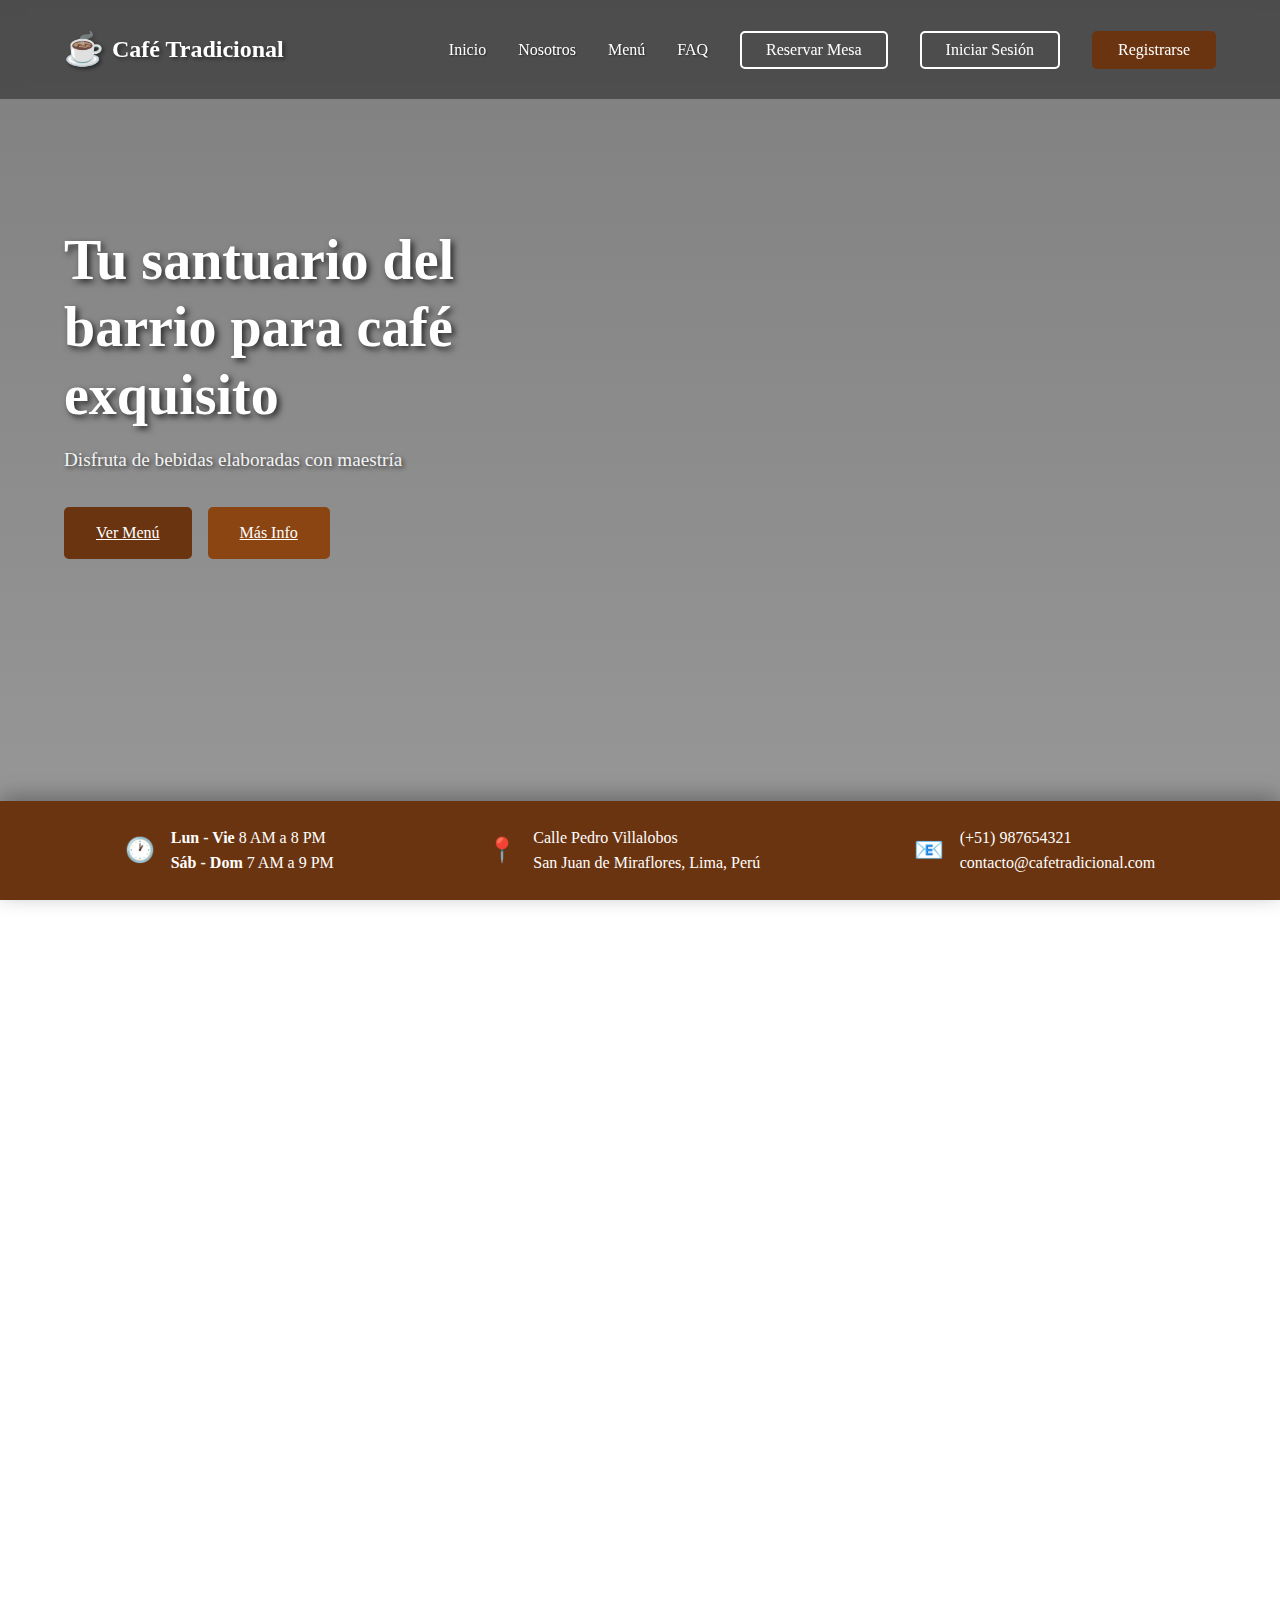
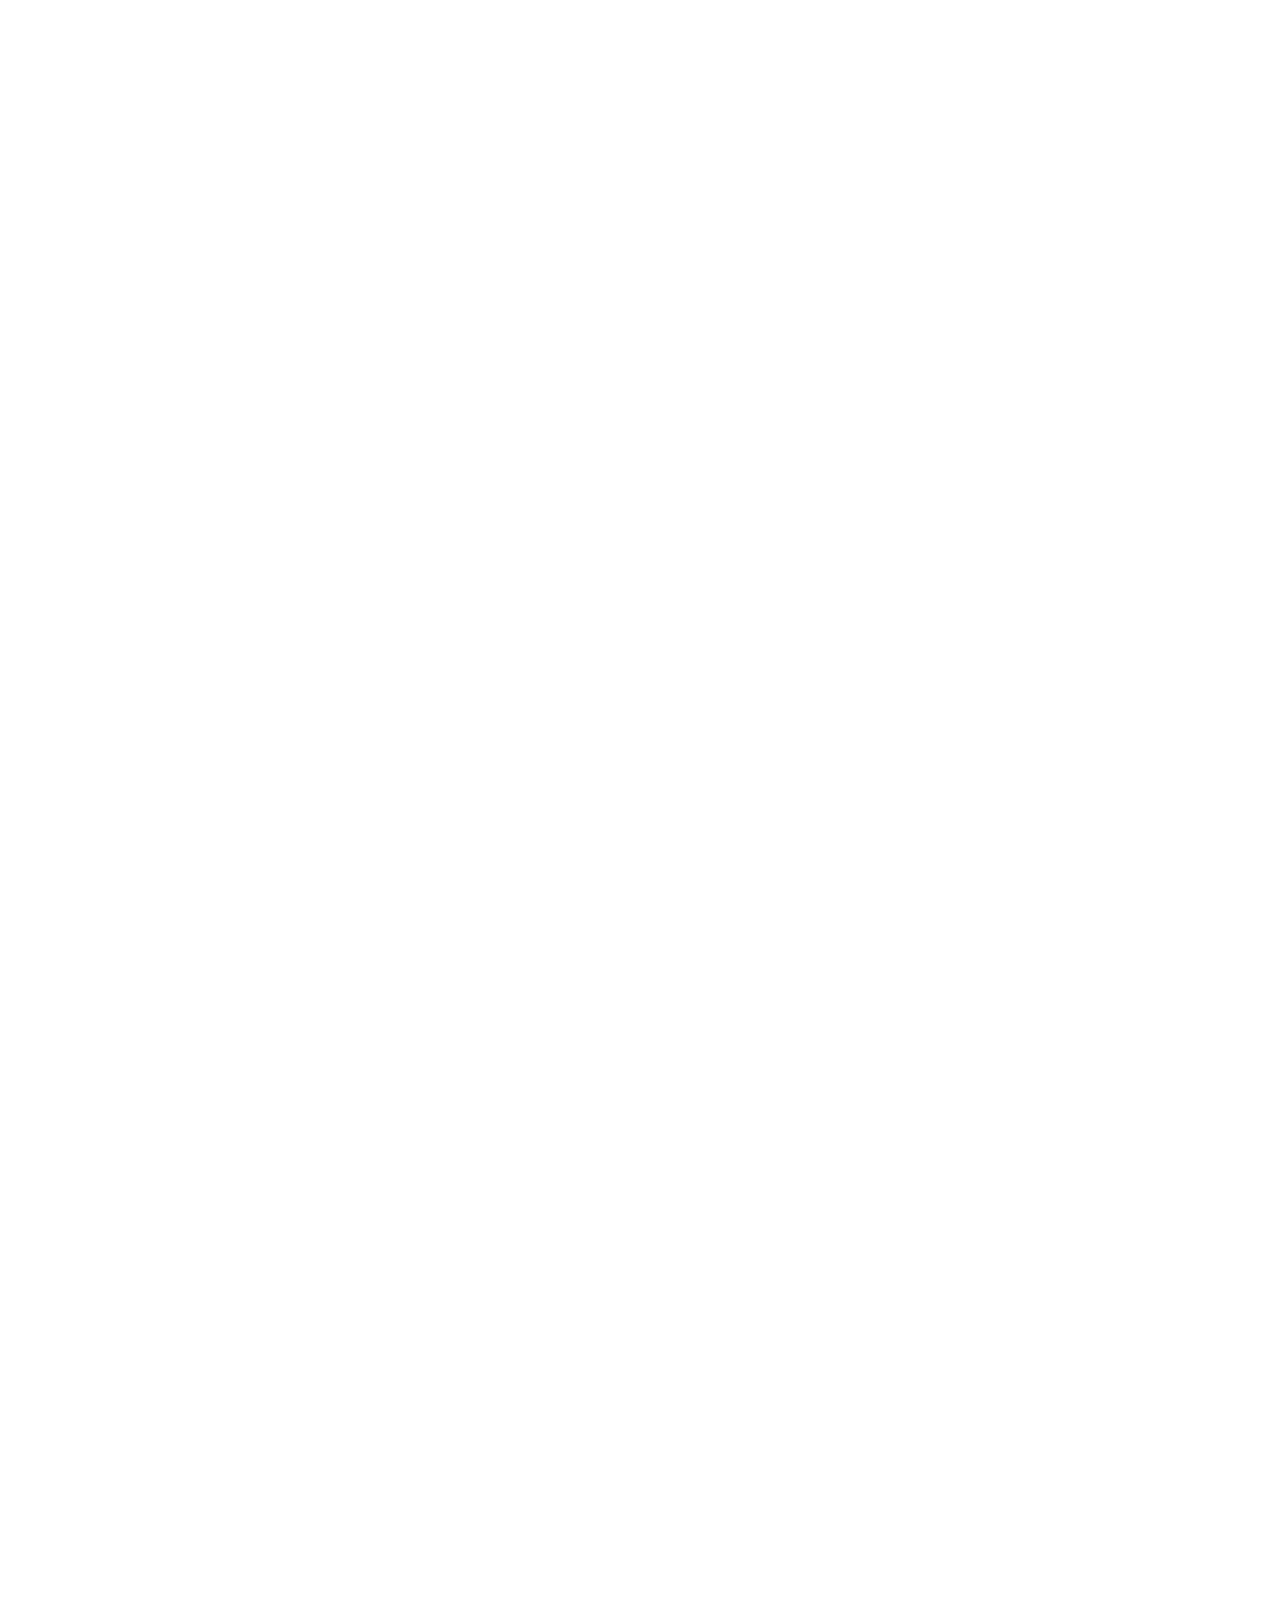
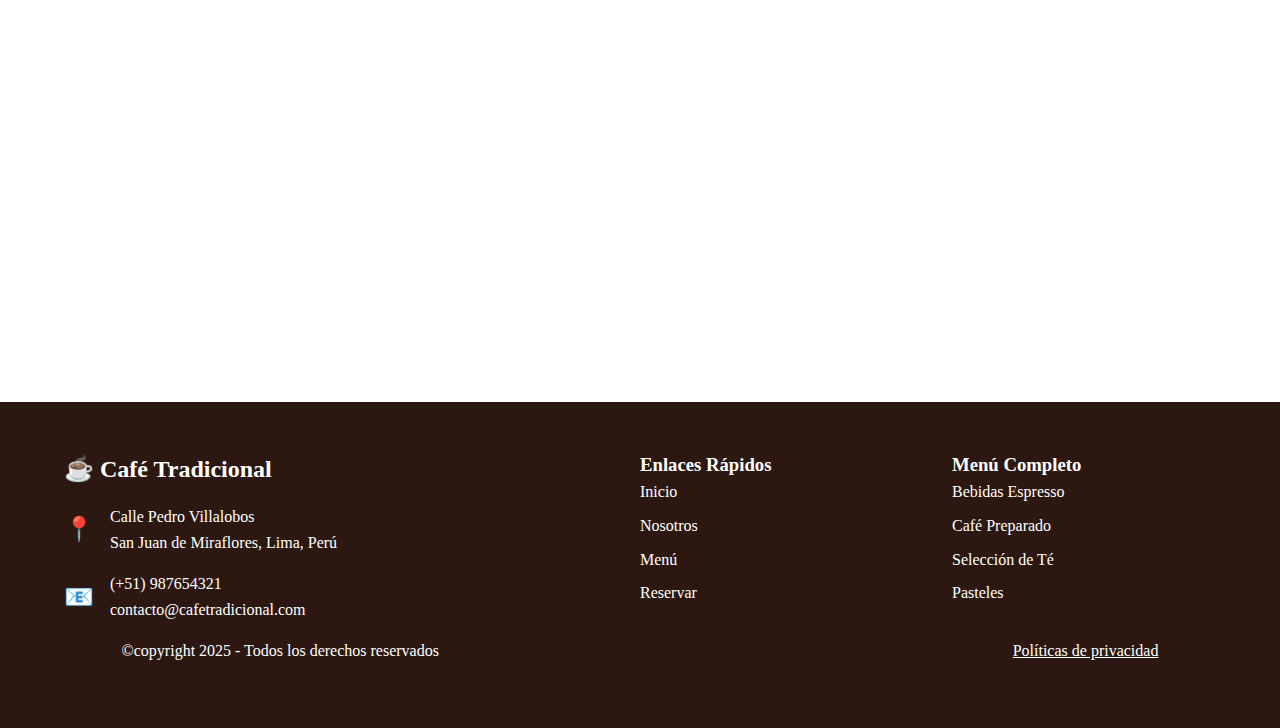
<file: index.html>
<!DOCTYPE html>
<html lang="es">
<head>
    <meta charset="UTF-8">
    <meta name="viewport" content="width=device-width, initial-scale=1.0">
    <title>Café Tradicional - Tu santuario del café</title>
    <link rel="stylesheet" href="./styles/styles.css">
</head>
<body>
<header>
    <nav>
        <div class="logo">Café Tradicional</div>
        <ul class="nav-links">
            <li><a href="#home">Inicio</a></li>
            <li><a href="#about">Nosotros</a></li>
            <li><a href="#menu">Menú</a></li>
            <li><a href="#faq">FAQ</a></li>
            <li><a href="#booking"><button class="book-btn">Reservar Mesa</button></a></li>
            <li><a href="login.html"><button class="login-btn">Iniciar Sesión</button></a></li>
            <li><a href="registro.html"><button class="register-btn">Registrarse</button></a></li>
        </ul>

        <button class="menu-toggle" id="menuToggle">
            <span></span>
            <span></span>
            <span></span>
        </button>
    </nav>

    <div class="mobile-menu" id="mobileMenu">
        <ul class="mobile-nav-links">
            <li><a href="#home" class="mobile-link">Inicio</a></li>
            <li><a href="#about" class="mobile-link">Nosotros</a></li>
            <li><a href="#menu" class="mobile-link">Menú</a></li>
            <li><a href="#faq" class="mobile-link">FAQ</a></li>
            <li><a href="#booking" class="mobile-link">Reservar Mesa</a></li>
            <li><a href="login.html" class="mobile-link">Iniciar Sesión</a></li>
            <li><a href="registro.html" class="mobile-link">Registrarse</a></li>
        </ul>
    </div>

    <div class="hero" id="home">
        <h1>Tu santuario del barrio para café exquisito</h1>
        <p>Disfruta de bebidas elaboradas con maestría</p>
        <div class="hero-buttons">
            <a href="#menu" class="btn btn-primary">Ver Menú</a>
            <a href="#about" class="btn btn-secondary">Más Info</a>
        </div>
    </div>

    <div class="info-bar">
        <div class="info-item">
            <span class="info-icon">🕐</span>
            <div>
                <strong>Lun - Vie</strong> 8 AM a 8 PM<br>
                <strong>Sáb - Dom</strong> 7 AM a 9 PM
            </div>
        </div>
        <div class="info-item">
            <span class="info-icon">📍</span>
            <div>
                Calle Pedro Villalobos<br>
                San Juan de Miraflores, Lima, Perú
            </div>
        </div>
        <div class="info-item">
            <span class="info-icon">📧</span>
            <div>
                (+51) 987654321<br>
                contacto@cafetradicional.com
            </div>
        </div>
    </div>
</header>

<section class="features" id="about">
    <div class="features-content">
        <div class="features-images">
            <img src="./assets/images/tazas-de-cafe.jpg" alt="Tres tazas de café" class="feature-img">
            <img src="./assets/images/tazas-de-cafe-2.jpg" alt="Tres tazas de café" class="feature-img feature-img-2">
        </div>
        <div class="features-text">
            <h2>Disfruta de bebidas elaboradas con maestría hechas con los mejores granos de café.</h2>
            <p>Encuentra delicias exquisitas y un ambiente cálido y acogedor.</p>
            <ul class="features-list">
                <li>Calidad Premium</li>
                <li>Enfocado en la Comunidad</li>
                <li>Ambiente Acogedor</li>
                <li>Prácticas Ecológicas</li>
            </ul>
        </div>
    </div>
</section>

<section class="flavors">
    <div class="flavors-content">
        <div>
            <h2>Disfruta de los sabores ricos y robustos</h2>
            <p>Café tostado localmente, apoyando tanto a tu paladar como a la comunidad local.</p>
            <button class="btn btn-primary">Conoce Más</button>
        </div>
        <div class="flavor-image-container">
            <iframe
              width="100%"
              height="100%"
              src="https://www.youtube.com/embed/FR3tqD-Guuo?autoplay=1&mute=1&loop=1&playlist=FR3tqD-Guuo&controls=0&modestbranding=1"
              title="Taza de Café"
              frameborder="0"
              allow="accelerometer; autoplay; clipboard-write; encrypted-media; gyroscope; picture-in-picture; web-share"
              referrerpolicy="strict-origin-when-cross-origin"
              allowfullscreen>
            </iframe>
        </div>
    </div>
</section>

<section class="menu" id="menu">
    <h2>Explora Nuestro Menú</h2>
    <div class="menu-grid">
        <div class="menu-item">
            <img src="./assets/images/taza-y-semillas-de-cafe.jpg" alt="Café espresso">
            <div class="menu-item-title">Espresso</div>
        </div>
        <div class="menu-item">
            <img src="./assets/images/taza-de-cafe-blanco.jpg" alt="Taza de cafe blanco">
            <div class="menu-item-title">Café Preparado</div>
        </div>
        <div class="menu-item">
            <img src="./assets/images/taza-de-cafe-y-tetera.jpg" alt="Taza de cafe y tetera">
            <div class="menu-item-title">Selección de Té</div>
        </div>
        <div class="menu-item">
            <img src="./assets/images/tazas-con-fresa.jpg" alt="Tazas con fresa">
            <div class="menu-item-title">Pasteles & Postres</div>
        </div>
    </div>
    <button class="btn btn-secondary">Ver Menú Completo</button>
</section>

<section class="sourcing">
    <h2>Obtenemos nuestra leche y productos lácteos de granjas familiares cercanas.</h2>
    <button class="btn btn-primary" style="margin-top: 1rem;">Conoce Más</button>
</section>

<section class="booking" id="booking">
    <h2>Reserva Tu Mesa</h2>
    <form class="booking-form" id="bookingForm">
        <div class="form-group full-width">
            <input type="text" id="name" name="name" placeholder="Nombre completo" required>
            <div class="error-message" id="nameError">Por favor ingresa tu nombre</div>
        </div>
        <div class="form-group full-width">
            <input type="email" id="email" name="email" placeholder="Correo electrónico" required>
            <div class="error-message" id="emailError">Por favor ingresa un email válido</div>
        </div>
        <div class="form-group">
            <input type="date" id="date" name="date" placeholder="Fecha" required>
            <div class="error-message" id="dateError">Por favor selecciona una fecha</div>
        </div>
        <div class="form-group">
            <input type="time" id="time" name="time" placeholder="Hora" required>
            <div class="error-message" id="timeError">Por favor selecciona una hora</div>
        </div>
        <div class="form-group full-width">
            <select id="people" name="people" required>
                <option value="">Número de personas</option>
                <option value="1">1 persona</option>
                <option value="2">2 personas</option>
                <option value="3">3 personas</option>
                <option value="4">4 personas</option>
                <option value="5">5 personas</option>
                <option value="6+">6+ personas</option>
            </select>
            <div class="error-message" id="peopleError">Por favor selecciona el número de personas</div>
        </div>
        <button type="submit" class="btn">Reservar Ahora</button>
    </form>
    <div class="success-message" id="successMessage">
        ¡Reserva enviada exitosamente! Te contactaremos pronto para confirmar.
    </div>
</section>

<footer id="faq">
    <div class="footer-content">
        <div>
            <div class="footer-logo">☕ Café Tradicional</div>
            <div class="info-item">
                <span class="info-icon">📍</span>
                <div>
                    Calle Pedro Villalobos<br>
                    San Juan de Miraflores, Lima, Perú
                </div>
            </div>
            <div class="info-item" style="margin-top: 1rem;">
                <span class="info-icon">📧</span>
                <div>
                    (+51) 987654321<br>
                    contacto@cafetradicional.com
                </div>
            </div>
        </div>
        <div>
            <h3>Enlaces Rápidos</h3>
            <ul class="footer-links">
                <li><a href="#home">Inicio</a></li>
                <li><a href="#about">Nosotros</a></li>
                <li><a href="#menu">Menú</a></li>
                <li><a href="#booking">Reservar</a></li>
            </ul>
        </div>
        <div>
            <h3>Menú Completo</h3>
            <ul class="footer-links">
                <li><a href="#">Bebidas Espresso</a></li>
                <li><a href="#">Café Preparado</a></li>
                <li><a href="#">Selección de Té</a></li>
                <li><a href="#">Pasteles</a></li>
            </ul>
        </div>
    </div>
    <div class="footer-bottom">
        <p>&copy;copyright 2025 - Todos los derechos reservados</p>
        <a href="https://learn-us-east-1-prod-fleet02-xythos.content.blackboardcdn.com/5f0d0e6d23ee0/42539618?X-Blackboard-S3-Bucket=learn-us-east-1-prod-fleet01-xythos&X-Blackboard-Expiration=1763586000000&X-Blackboard-Signature=RCaxWkdjj%2BqWvaCMHzFh3mY3%2B28MhTs%2BKHONbzf0cxA%3D&X-Blackboard-Client-Id=301940&X-Blackboard-S3-Region=us-east-1&response-cache-control=private%2C%20max-age%3D21600&response-content-disposition=inline%3B%20filename%2A%3DUTF-8%27%27SI385_S13_MAD_visualizaci%25C3%25B3n%2520de%2520datos.pdf&response-content-type=application%2Fpdf&X-Amz-Security-Token=IQoJb3JpZ2luX2VjEBgaCXVzLWVhc3QtMSJIMEYCIQDuN9%2BuOLULBm8ZFFYnBy68zi%2FCP2ViceGwSYnVafuYqQIhANr%2BpF%2Br7NF5XH5J1lqEw8y1RLrULuNAIsuaiiLXw8MbKr0FCOH%2F%2F%2F%2F%2F%2F%2F%2F%2F%2FwEQBBoMNjM1NTY3OTI0MTgzIgxeXhJFK8UoG4QCvIQqkQV4JuKVGMhA9uFQOioM9%2FpGD%2BxgOY8lwznuGidLj25K1tfgk6SCiK0W03yaboEAjIBara%2BxKF5%2F5Y8CRs6RyEIZIQnuBCnTmrLtCIezizFg3uwBt8m7Dl3bZH%2FHLefXZ3PMvWNlByh0czuNmkS6c3SV683YdMqncV5UFbXM%2Bpg6gqXghmmUIJG7jqM38ORT5i46bu1y6L%2BEJi2yGQ9T2ihE9DXmpI2n3rkQND%2B30XxeMwE%2BL3tDWHLIMWQYZY%2Fi66%2BjWQeoaTyn%2BM0xP6S8kPUu%2BW2IlkaRnZV4d9UbnPdWnXLklOnXQkXhLljhU0LIVOf0wIYRVL%2BGNIaf7U98kzFqeKuDkRYW%2FPM0LcNapWMgjwLPOk%2BMOP1twBAHvLDCw0gQxt1Yon7UV%2FdCPPWBuGFrK%2BPIMS%2Fz0ViTBVOOX%2B%2F7nCsCh8ZbzgzWGc%2BITAKAUvf8FfoMCrZ5BGsbWxs2NRHRU4%2FV70doMGGf1zw0FXG2m7GyKLHNKTTyaFcC9bom3SwQMT3KWKCShSkcu7b3cGzJr%2BRtBVQhH79BU3TClLO25hkf8KUR%2BYcosYLljLjlyvk80%2FkzPNy70MKjM3GkjTAX3VV%2B0zFt8DmLUdNHF%2BUNjo3sNdhS3%2FidlJFS2pQdQDJay8CjdSmymaly%2BQ2okakzwyxRiganiB3TtGByqYOgFRaeV9oYE9H5XQD6ANRS6183SeqPhjXKThHjox8eqFMWb92gnT1j0kOthTbCIRw%2BbdR%2Bnb1jdmMFHiJGpuJv%2BNawdHqwL%2FQXnljxN9WC%2B5ptmB%2FnFQOAfLq%2BdIbX1tPlYgTKkuk8wqM45ZiRPuG4UxZyiFTWvvcHFN2b7xfmxQXea%2FM5GRp4OmKsDfPpIUjol9kwnM33yAY6sAGTynXf%2F0kAByVuhIjLcCVtjO%2FfvidMx%2BbGFqRIZFNYG%2FKORBCBDm%2F3pgEfR1YFkue9%2BWssiqgZ%2BiT6BFKv64GhEZEdUmDqBMpktzmFT8dtnjwJymnM0Sy%2BnY0eoyMXhjR3%2FCG69fGvgRMU7J%2BIQm%2F8Hm1o8Ainz%2BMsvkVQpSVt4cfXAZr4cJ6od1h4vLLoHNytBdRNCgKXKCTLyj7F8q3dAYTHlJ9wOgttTkyRjKBmzg%3D%3D&X-Amz-Algorithm=AWS4-HMAC-SHA256&X-Amz-Date=20251119T150000Z&X-Amz-SignedHeaders=host&X-Amz-Expires=21600&X-Amz-Credential=ASIAZH6WM4PLYJJ2GSL7%2F20251119%2Fus-east-1%2Fs3%2Faws4_request&X-Amz-Signature=34f589ae2250e282bafa56c0a21c7b4720310c5b66beb110d3c04d93eb4851a7" style="color:white" target="_blank">Políticas de privacidad</a>
    </div>
</footer>

<script src="./scripts/index.js"></script>
</body>
</html>
</file>
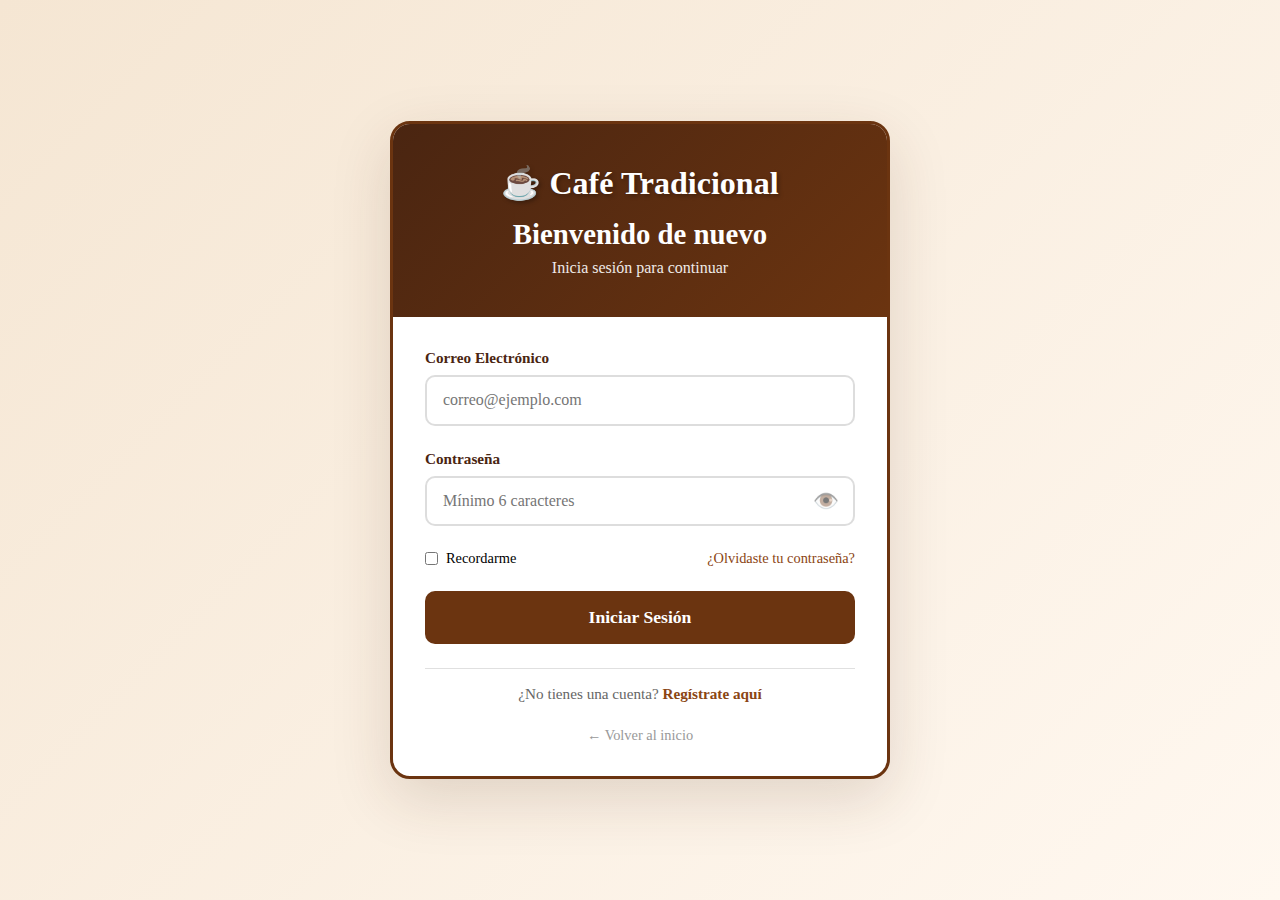
<file: login.html>
<!DOCTYPE html>
<html lang="es">
<head>
    <meta charset="UTF-8">
    <meta name="viewport" content="width=device-width, initial-scale=1.0">
    <title>Iniciar Sesión - Café Tradicional</title>
    <link rel="stylesheet" href="./styles/auth.css">
</head>
<body>
<div class="auth-container">
    <div class="auth-card">
        <div class="auth-header">
            <div class="logo-auth">☕ Café Tradicional</div>
            <h2>Bienvenido de nuevo</h2>
            <p>Inicia sesión para continuar</p>
        </div>

        <form class="auth-form" id="loginForm">
            <div class="form-group">
                <label for="email">Correo Electrónico</label>
                <input
                        type="email"
                        id="email"
                        name="email"
                        placeholder="correo@ejemplo.com"
                        required
                >
                <div class="error-message" id="emailError">Por favor ingresa un correo válido</div>
            </div>

            <div class="form-group">
                <label for="password">Contraseña</label>
                <div class="password-container">
                    <input
                            type="password"
                            id="password"
                            name="password"
                            placeholder="Mínimo 6 caracteres"
                            required
                    >
                    <button type="button" class="toggle-password" id="togglePassword">
                        <span class="eye-icon">👁️</span>
                    </button>
                </div>
                <div class="error-message" id="passwordError">La contraseña debe tener al menos 6 caracteres</div>
            </div>

            <div class="form-options">
                <label class="checkbox-container">
                    <input type="checkbox" id="remember" name="remember">
                    <span>Recordarme</span>
                </label>
                <a href="#" class="forgot-password">¿Olvidaste tu contraseña?</a>
            </div>

            <button type="submit" class="btn-submit">Iniciar Sesión</button>

            <div class="auth-footer">
                <p>¿No tienes una cuenta? <a href="registro.html">Regístrate aquí</a></p>
                <a href="index.html" class="back-home">← Volver al inicio</a>
            </div>
        </form>
    </div>
</div>

<script src="./scripts/login.js"></script>
</body>
</html>
</file>
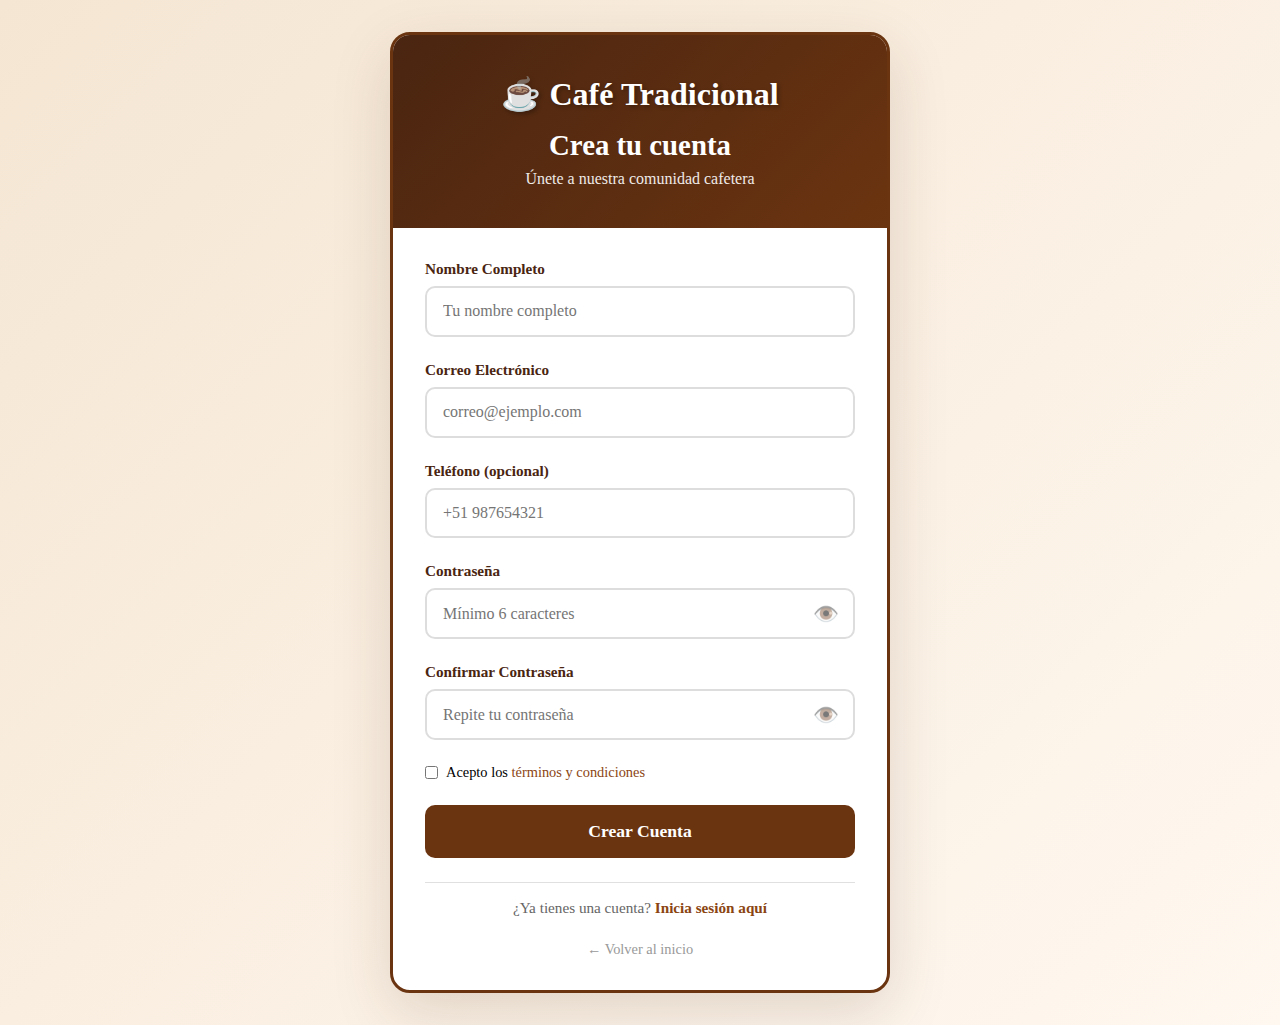
<file: registro.html>
<!DOCTYPE html>
<html lang="es">
<head>
    <meta charset="UTF-8">
    <meta name="viewport" content="width=device-width, initial-scale=1.0">
    <title>Registrarse - Café Tradicional</title>
    <link rel="stylesheet" href="./styles/auth.css">
</head>
<body>
<div class="auth-container">
    <div class="auth-card">
        <div class="auth-header">
            <div class="logo-auth">☕ Café Tradicional</div>
            <h2>Crea tu cuenta</h2>
            <p>Únete a nuestra comunidad cafetera</p>
        </div>

        <form class="auth-form" id="registerForm">
            <div class="form-group">
                <label for="name">Nombre Completo</label>
                <input
                        type="text"
                        id="name"
                        name="name"
                        placeholder="Tu nombre completo"
                        required
                >
                <div class="error-message" id="nameError">El nombre debe tener al menos 3 caracteres</div>
            </div>

            <div class="form-group">
                <label for="email">Correo Electrónico</label>
                <input
                        type="email"
                        id="email"
                        name="email"
                        placeholder="correo@ejemplo.com"
                        required
                >
                <div class="error-message" id="emailError">Por favor ingresa un correo válido</div>
            </div>

            <div class="form-group">
                <label for="phone">Teléfono (opcional)</label>
                <input
                        type="tel"
                        id="phone"
                        name="phone"
                        placeholder="+51 987654321"
                >
            </div>

            <div class="form-group">
                <label for="password">Contraseña</label>
                <div class="password-container">
                    <input
                            type="password"
                            id="password"
                            name="password"
                            placeholder="Mínimo 6 caracteres"
                            required
                    >
                    <button type="button" class="toggle-password" id="togglePassword">
                        <span class="eye-icon">👁️</span>
                    </button>
                </div>
                <div class="password-strength" id="passwordStrength">
                    <div class="strength-bar"></div>
                </div>
                <div class="error-message" id="passwordError">La contraseña debe tener al menos 6 caracteres</div>
            </div>

            <div class="form-group">
                <label for="confirmPassword">Confirmar Contraseña</label>
                <div class="password-container">
                    <input
                            type="password"
                            id="confirmPassword"
                            name="confirmPassword"
                            placeholder="Repite tu contraseña"
                            required
                    >
                    <button type="button" class="toggle-password" id="toggleConfirmPassword">
                        <span class="eye-icon">👁️</span>
                    </button>
                </div>
                <div class="error-message" id="confirmPasswordError">Las contraseñas no coinciden</div>
            </div>

            <div class="form-options">
                <label class="checkbox-container">
                    <input type="checkbox" id="terms" name="terms" required>
                    <span>Acepto los <a href="#">términos y condiciones</a></span>
                </label>
                <div class="error-message" id="termsError">Debes aceptar los términos y condiciones</div>
            </div>

            <button type="submit" class="btn-submit">Crear Cuenta</button>

            <div class="auth-footer">
                <p>¿Ya tienes una cuenta? <a href="login.html">Inicia sesión aquí</a></p>
                <a href="index.html" class="back-home">← Volver al inicio</a>
            </div>
        </form>
    </div>
</div>

<script src="./scripts/registro.js"></script>
</body>
</html>
</file>
<file: styles/styles.css>
* {
    margin: 0;
    padding: 0;
    box-sizing: border-box;
}

:root {
    --primary-brown: #4A2511;
    --secondary-brown: #6B3410;
    --accent-brown: #8B4513;
    --cream: #F5E6D3;
    --light-cream: #FFF8F0;
    --dark-brown: #2C1810;
}

html {
    scroll-behavior: smooth;
}

body {
    font-family: 'Georgia', serif;
    color: var(--primary-brown);
    line-height: 1.6;
}

header {
    background: linear-gradient(rgba(0,0,0,0.5), rgba(0,0,0,0.4)),
    url('https://images.unsplash.com/photo-1447933601403-0c6688de566e?w=1600&fit=crop');
    background-size: cover;
    background-position: center;
    background-attachment: fixed;
    color: white;
    min-height: 100vh;
    position: relative;
}

nav {
    display: flex;
    justify-content: space-between;
    align-items: center;
    padding: 1.5rem 5%;
    background: rgba(0,0,0,0.4);
    backdrop-filter: blur(10px);
}

.logo {
    display: flex;
    align-items: center;
    gap: 0.5rem;
    font-size: 1.5rem;
    font-weight: bold;
    text-shadow: 2px 2px 4px rgba(0,0,0,0.5);
}

.logo::before {
    content: "☕";
    font-size: 2rem;
}

.nav-links {
    display: flex;
    list-style: none;
    gap: 2rem;
    align-items: center;
}

.nav-links a {
    color: white;
    text-decoration: none;
    transition: color 0.3s;
    text-shadow: 1px 1px 2px rgba(0,0,0,0.5);
}

.nav-links a:hover {
    color: var(--cream);
}

.book-btn {
    background: transparent;
    border: 2px solid white;
    padding: 0.5rem 1.5rem;
    border-radius: 5px;
    cursor: pointer;
    transition: all 0.3s;
    color: white;
    font-family: 'Georgia', serif;
    font-size: 1rem;
}

.book-btn:hover {
    background: white;
    color: var(--primary-brown);
    transform: scale(1.05);
}

.hero {
    text-align: left;
    padding: 8rem 5% 4rem;
    max-width: 600px;
}

.hero h1 {
    font-size: 3.5rem;
    line-height: 1.2;
    margin-bottom: 1rem;
    text-shadow: 3px 3px 6px rgba(0,0,0,0.7);
    animation: fadeInUp 1s ease-out;
}

.hero p {
    font-size: 1.2rem;
    margin-bottom: 2rem;
    opacity: 0.9;
    text-shadow: 2px 2px 4px rgba(0,0,0,0.7);
    animation: fadeInUp 1.2s ease-out;
}

.hero-buttons {
    display: flex;
    gap: 1rem;
    animation: fadeInUp 1.4s ease-out;
}

.btn {
    padding: 0.8rem 2rem;
    border: none;
    border-radius: 5px;
    font-size: 1rem;
    cursor: pointer;
    transition: transform 0.3s, box-shadow 0.3s;
    font-family: 'Georgia', serif;
}

.btn:hover {
    transform: translateY(-3px);
    box-shadow: 0 8px 20px rgba(0,0,0,0.4);
}

.btn-primary {
    background: var(--secondary-brown);
    color: white;
}

.btn-secondary {
    background: var(--accent-brown);
    color: white;
}

.info-bar {
    background: var(--secondary-brown);
    color: white;
    padding: 1.5rem 5%;
    display: flex;
    justify-content: space-around;
    flex-wrap: wrap;
    gap: 2rem;
    position: absolute;
    bottom: 0;
    width: 100%;
    box-shadow: 0 -5px 20px rgba(0,0,0,0.3);
}

.info-item {
    display: flex;
    align-items: center;
    gap: 1rem;
}

.info-icon {
    font-size: 1.5rem;
}

.features {
    padding: 5rem 5%;
    background: white;
    text-align: center;
}

.features-content {
    display: grid;
    grid-template-columns: 1fr 1fr;
    gap: 3rem;
    align-items: center;
    max-width: 1200px;
    margin: 0 auto;
}

.features-images {
    display: grid;
    grid-template-columns: 1fr 1fr;
    gap: 1.5rem;
    position: relative;
}

.feature-img {
    width: 100%;
    height: 280px;
    object-fit: cover;
    border-radius: 50%;
    box-shadow: 0 10px 30px rgba(0,0,0,0.2);
    transition: transform 0.3s, box-shadow 0.3s;
}

.feature-img:hover {
    transform: scale(1.05);
    box-shadow: 0 15px 40px rgba(0,0,0,0.3);
}

.feature-img-2 {
    margin-top: 3rem;
}

.features-text {
    text-align: left;
}

.features-text h2 {
    font-size: 2.5rem;
    margin-bottom: 1rem;
    color: var(--primary-brown);
}

.features-text p {
    margin-bottom: 1.5rem;
    color: #666;
    font-size: 1.1rem;
}

.features-list {
    display: grid;
    grid-template-columns: 1fr 1fr;
    gap: 1rem;
    list-style: none;
}

.features-list li {
    display: flex;
    align-items: center;
    gap: 0.5rem;
    font-size: 1rem;
}

.features-list li::before {
    content: "✓";
    color: var(--accent-brown);
    font-weight: bold;
    font-size: 1.2rem;
}

.flavors {
    padding: 5rem 5%;
    background: var(--cream);
    text-align: center;
}

.flavors-content {
    display: grid;
    grid-template-columns: 1fr 1fr;
    gap: 3rem;
    align-items: center;
    max-width: 1200px;
    margin: 0 auto;
}

.flavors h2 {
    font-size: 2.5rem;
    margin-bottom: 1rem;
    color: var(--primary-brown);
    text-align: left;
}

.flavors p {
    text-align: left;
    font-size: 1.1rem;
    color: #666;
    margin-bottom: 2rem;
}

.flavor-image-container {
    max-width: 20rem;
    height: 20rem;
    display: flex;
    justify-content: center;
    align-items: center;
    background-color: red;
    border-radius: 100%;
    overflow: hidden;
}

.flavor-img {
    width: 100%;
    max-width: 400px;
    height: 400px;
    object-fit: cover;
    border-radius: 50%;
    box-shadow: 0 15px 40px rgba(0,0,0,0.25);
    transition: transform 0.3s, box-shadow 0.3s;
}

.flavor-img:hover {
    transform: scale(1.05) rotate(2deg);
    box-shadow: 0 20px 50px rgba(0,0,0,0.35);
}

.menu {
    padding: 5rem 5%;
    background: white;
    text-align: center;
}

.menu h2 {
    font-size: 2.5rem;
    margin-bottom: 3rem;
    color: var(--primary-brown);
}

.menu-grid {
    display: grid;
    grid-template-columns: repeat(auto-fit, minmax(250px, 1fr));
    gap: 2rem;
    max-width: 1200px;
    margin: 0 auto 2rem;
}

.menu-item {
    position: relative;
    overflow: hidden;
    border-radius: 15px;
    box-shadow: 0 5px 20px rgba(0,0,0,0.15);
    transition: transform 0.3s, box-shadow 0.3s;
    cursor: pointer;
}

.menu-item:hover {
    transform: translateY(-10px);
    box-shadow: 0 15px 35px rgba(0,0,0,0.25);
}

.menu-item img {
    width: 100%;
    height: 300px;
    object-fit: cover;
    transition: transform 0.3s;
}

.menu-item:hover img {
    transform: scale(1.1);
}

.menu-item-title {
    position: absolute;
    bottom: 0;
    left: 0;
    right: 0;
    background: linear-gradient(transparent, rgba(0,0,0,0.85));
    color: white;
    padding: 3rem 1rem 1.5rem;
    font-size: 1.3rem;
    font-weight: bold;
}

.sourcing {
    padding: 5rem 5%;
    background: linear-gradient(rgba(0,0,0,0.6), rgba(0,0,0,0.6)),
    url('https://images.unsplash.com/photo-1501004318641-b39e6451bec6?w=1600&fit=crop');
    background-size: cover;
    background-position: center;
    background-attachment: fixed;
    text-align: center;
    color: white;
}

.sourcing h2 {
    font-size: 2.5rem;
    margin-bottom: 1rem;
    max-width: 600px;
    margin-left: auto;
    margin-right: auto;
    text-shadow: 2px 2px 4px rgba(0,0,0,0.7);
}

.booking {
    padding: 5rem 5%;
    background: var(--light-cream);
    text-align: center;
}

.booking h2 {
    font-size: 2.5rem;
    margin-bottom: 2rem;
    color: var(--primary-brown);
}

.booking-form {
    max-width: 600px;
    margin: 0 auto;
    display: grid;
    grid-template-columns: 1fr 1fr;
    gap: 1.5rem;
}

.form-group {
    display: flex;
    flex-direction: column;
    gap: 0.5rem;
}

.form-group.full-width {
    grid-column: 1 / -1;
}

.booking-form input,
.booking-form select {
    padding: 1rem 1.2rem;
    border: 2px solid #ddd;
    border-radius: 8px;
    font-size: 1rem;
    font-family: 'Georgia', serif;
    transition: all 0.3s;
    background: white;
}

.booking-form input:focus,
.booking-form select:focus {
    outline: none;
    border-color: var(--accent-brown);
    box-shadow: 0 0 0 4px rgba(139, 69, 19, 0.1);
    transform: translateY(-2px);
}

.booking-form input.error,
.booking-form select.error {
    border-color: #e74c3c;
    animation: shake 0.5s;
}

.booking-form button {
    grid-column: 1 / -1;
    background: var(--secondary-brown);
    color: white;
    padding: 1.2rem;
    font-size: 1.1rem;
    font-weight: bold;
    margin-top: 0.5rem;
    border-radius: 8px;
    cursor: pointer;
    transition: all 0.3s;
}

.booking-form button:hover {
    background: var(--primary-brown);
    transform: translateY(-2px);
    box-shadow: 0 5px 15px rgba(0,0,0,0.3);
}

.error-message {
    color: #e74c3c;
    font-size: 0.85rem;
    text-align: left;
    display: none;
    font-style: italic;
}

.error-message.show {
    display: block;
    animation: fadeIn 0.3s;
}

.success-message {
    background: #2ecc71;
    color: white;
    padding: 1rem;
    border-radius: 5px;
    margin-top: 1rem;
    display: none;
    animation: slideDown 0.5s;
}

.success-message.show {
    display: block;
}

footer {
    background: var(--dark-brown);
    color: white;
    padding: 3rem 5%;
}

.footer-content {
    display: grid;
    grid-template-columns: 2fr 1fr 1fr;
    gap: 3rem;
    max-width: 1200px;
    margin: 0 auto;

    @media (max-width: 768px){
        & > div {
            justify-self: center;
        }
    }
}

.footer-logo {
    font-size: 1.5rem;
    font-weight: bold;
    margin-bottom: 1rem;
}

.footer-links {
    list-style: none;
}

.footer-links li {
    margin-bottom: 0.5rem;
}

.footer-links a {
    color: white;
    text-decoration: none;
    transition: color 0.3s;
}

.footer-links a:hover {
    color: var(--cream);
}

.footer-bottom{
    display: flex;
    justify-content: space-between;
    flex-wrap: wrap;
    padding: 1rem 5%;
    text-align: center;

    @media (max-width: 768px){
        justify-content: center;
    }
}

.social-links {
    display: flex;
    gap: 1rem;
    font-size: 1.5rem;
    margin-top: 1rem;
}

.social-links a {
    color: white;
    transition: transform 0.3s, color 0.3s;
    display: inline-block;
}

.social-links a:hover {
    color: var(--cream);
    transform: translateY(-3px);
}

@keyframes fadeInUp {
    from {
        opacity: 0;
        transform: translateY(30px);
    }
    to {
        opacity: 1;
        transform: translateY(0);
    }
}

@keyframes fadeIn {
    from {
        opacity: 0;
    }
    to {
        opacity: 1;
    }
}

@keyframes slideDown {
    from {
        opacity: 0;
        transform: translateY(-20px);
    }
    to {
        opacity: 1;
        transform: translateY(0);
    }
}

@keyframes shake {
    0%, 100% { transform: translateX(0); }
    25% { transform: translateX(-10px); }
    75% { transform: translateX(10px); }
}

@media (max-width: 768px) {
    .nav-links {
        display: none;
    }

    .hero {
        padding: 5rem 5% 3rem;
    }

    .hero h1 {
        font-size: 2.5rem;
    }

    .hero p {
        font-size: 1rem;
    }

    .features-content,
    .flavors-content {
        grid-template-columns: 1fr;
    }

    .features-images {
        order: 2;
    }

    .features-text {
        order: 1;
        text-align: center;
    }

    .features-list {
        grid-template-columns: 1fr;
    }

    .menu-grid {
        grid-template-columns: 1fr;
    }

    .booking-form {
        grid-template-columns: 1fr;
    }

    .footer-content {
        grid-template-columns: 1fr;
        text-align: center;
    }

    .info-bar {
        flex-direction: column;
        text-align: center;
    }

    .social-links {
        justify-content: center;
    }
}

.login-btn, .register-btn {
    background: transparent;
    border: 2px solid white;
    padding: 0.5rem 1.5rem;
    border-radius: 5px;
    cursor: pointer;
    transition: all 0.3s;
    color: white;
    font-family: 'Georgia', serif;
    font-size: 1rem;
}

.login-btn:hover {
    background: white;
    color: var(--primary-brown);
    transform: scale(1.05);
}

.register-btn {
    background: var(--secondary-brown);
    border-color: var(--secondary-brown);
}

.register-btn:hover {
    background: var(--accent-brown);
    border-color: var(--accent-brown);
    transform: scale(1.05);
}

.menu-toggle {
    display: none;
    flex-direction: column;
    background: transparent;
    border: none;
    cursor: pointer;
    padding: 0.5rem;
    z-index: 1001;
}

.menu-toggle span {
    width: 25px;
    height: 3px;
    background: white;
    margin: 3px 0;
    transition: all 0.3s;
    border-radius: 3px;
}

.menu-toggle.active span:nth-child(1) {
    transform: rotate(45deg) translate(8px, 8px);
}

.menu-toggle.active span:nth-child(2) {
    opacity: 0;
}

.menu-toggle.active span:nth-child(3) {
    transform: rotate(-45deg) translate(7px, -7px);
}

.mobile-menu {
    position: fixed;
    top: 0;
    right: -100%;
    width: 300px;
    height: 100vh;
    background: rgba(74, 37, 17, 0.98);
    backdrop-filter: blur(10px);
    z-index: 1000;
    transition: right 0.3s ease;
    padding-top: 80px;
    box-shadow: -5px 0 20px rgba(0,0,0,0.3);
}

.mobile-menu.active {
    right: 0;
}

.mobile-nav-links {
    list-style: none;
    padding: 2rem;
}

.mobile-nav-links li {
    margin-bottom: 1.5rem;
    opacity: 0;
    transform: translateX(50px);
    transition: all 0.3s ease;
}

.mobile-menu.active .mobile-nav-links li {
    opacity: 1;
    transform: translateX(0);
}

.mobile-menu.active .mobile-nav-links li:nth-child(1) { transition-delay: 0.1s; }
.mobile-menu.active .mobile-nav-links li:nth-child(2) { transition-delay: 0.2s; }
.mobile-menu.active .mobile-nav-links li:nth-child(3) { transition-delay: 0.3s; }
.mobile-menu.active .mobile-nav-links li:nth-child(4) { transition-delay: 0.4s; }
.mobile-menu.active .mobile-nav-links li:nth-child(5) { transition-delay: 0.5s; }
.mobile-menu.active .mobile-nav-links li:nth-child(6) { transition-delay: 0.6s; }
.mobile-menu.active .mobile-nav-links li:nth-child(7) { transition-delay: 0.7s; }

.mobile-link {
    color: white;
    text-decoration: none;
    font-size: 1.2rem;
    display: block;
    padding: 0.5rem;
    border-bottom: 2px solid transparent;
    transition: all 0.3s;
}

.mobile-link:hover {
    color: var(--cream);
    border-bottom-color: var(--cream);
    padding-left: 1rem;
}

@media (max-width: 768px) {
    .nav-links {
        display: none;
    }

    .menu-toggle {
        display: flex;
    }
}
</file>
<file: styles/auth.css>
* {
    margin: 0;
    padding: 0;
    box-sizing: border-box;
}

:root {
    --primary-brown: #4A2511;
    --secondary-brown: #6B3410;
    --accent-brown: #8B4513;
    --cream: #F5E6D3;
    --light-cream: #FFF8F0;
    --dark-brown: #2C1810;
    --error-red: #e74c3c;
    --success-green: #2ecc71;
}

html {
    scroll-behavior: smooth;
}

body {
    font-family: 'Georgia', serif;
    background: linear-gradient(135deg, var(--cream) 0%, var(--light-cream) 100%);
    min-height: 100vh;
    display: flex;
    justify-content: center;
    align-items: center;
    padding: 2rem 1rem;
}

.auth-container {
    width: 100%;
    max-width: 500px;
    animation: fadeInUp 0.6s ease-out;
}

.auth-card {
    background: white;
    border-radius: 20px;
    box-shadow: 0 20px 60px rgba(74, 37, 17, 0.15);
    border: 3px solid var(--secondary-brown);
    overflow: hidden;
    animation: scaleIn 0.5s ease-out;
}

.auth-header {
    background: linear-gradient(135deg, var(--primary-brown) 0%, var(--secondary-brown) 100%);
    color: white;
    padding: 2.5rem 2rem;
    text-align: center;
}

.logo-auth {
    font-size: 2rem;
    font-weight: bold;
    margin-bottom: 1rem;
    text-shadow: 2px 2px 4px rgba(0,0,0,0.3);
}

.auth-header h2 {
    font-size: 1.8rem;
    margin-bottom: 0.5rem;
}

.auth-header p {
    opacity: 0.9;
    font-size: 1rem;
}

.auth-form {
    padding: 2rem;
}

.form-group {
    margin-bottom: 1.5rem;
}

.form-group label {
    display: block;
    margin-bottom: 0.5rem;
    color: var(--primary-brown);
    font-weight: bold;
    font-size: 0.95rem;
}

.form-group input,
.form-group select {
    width: 100%;
    padding: 0.9rem 1rem;
    border: 2px solid #ddd;
    border-radius: 10px;
    font-size: 1rem;
    font-family: 'Georgia', serif;
    transition: all 0.3s ease;
    background: white;
}

.form-group input:focus,
.form-group select:focus {
    outline: none;
    border-color: var(--accent-brown);
    box-shadow: 0 0 0 4px rgba(139, 69, 19, 0.1);
    transform: translateY(-2px);
}

.form-group input.error {
    border-color: var(--error-red);
    animation: shake 0.5s;
}

.password-container {
    position: relative;
}

.password-container input {
    padding-right: 3rem;
}

.toggle-password {
    position: absolute;
    right: 1rem;
    top: 50%;
    transform: translateY(-50%);
    background: none;
    border: none;
    cursor: pointer;
    font-size: 1.3rem;
    opacity: 0.6;
    transition: opacity 0.3s;
}

.toggle-password:hover {
    opacity: 1;
}

.eye-icon {
    display: block;
}

.password-strength {
    margin-top: 0.5rem;
    height: 4px;
    background: #e0e0e0;
    border-radius: 2px;
    overflow: hidden;
    display: none;
}

.password-strength.show {
    display: block;
}

.strength-bar {
    height: 100%;
    width: 0%;
    transition: all 0.3s ease;
    border-radius: 2px;
}

.strength-bar.weak {
    width: 33%;
    background: var(--error-red);
}

.strength-bar.medium {
    width: 66%;
    background: #f39c12;
}

.strength-bar.strong {
    width: 100%;
    background: var(--success-green);
}

.error-message {
    color: var(--error-red);
    font-size: 0.85rem;
    margin-top: 0.5rem;
    display: none;
    font-style: italic;
}

.error-message.show {
    display: block;
    animation: fadeIn 0.3s;
}

.form-options {
    display: flex;
    justify-content: space-between;
    align-items: center;
    margin-bottom: 1.5rem;
    flex-wrap: wrap;
    gap: 1rem;
}

.checkbox-container {
    display: flex;
    align-items: center;
    gap: 0.5rem;
    cursor: pointer;
    font-size: 0.9rem;
}

.checkbox-container input[type="checkbox"] {
    width: auto;
    cursor: pointer;
}

.checkbox-container a {
    color: var(--accent-brown);
    text-decoration: none;
}

.checkbox-container a:hover {
    text-decoration: underline;
}

.forgot-password {
    color: var(--accent-brown);
    text-decoration: none;
    font-size: 0.9rem;
    transition: color 0.3s;
}

.forgot-password:hover {
    color: var(--secondary-brown);
    text-decoration: underline;
}

.btn-submit {
    width: 100%;
    padding: 1rem;
    background: var(--secondary-brown);
    color: white;
    border: none;
    border-radius: 10px;
    font-size: 1.1rem;
    font-weight: bold;
    font-family: 'Georgia', serif;
    cursor: pointer;
    transition: all 0.3s ease;
    margin-bottom: 1.5rem;
}

.btn-submit:hover {
    background: var(--primary-brown);
    transform: translateY(-2px);
    box-shadow: 0 8px 20px rgba(74, 37, 17, 0.3);
}

.btn-submit:active {
    transform: translateY(0);
}

.auth-footer {
    text-align: center;
    padding-top: 1rem;
    border-top: 1px solid #e0e0e0;
}

.auth-footer p {
    margin-bottom: 1rem;
    color: #666;
    font-size: 0.95rem;
}

.auth-footer a {
    color: var(--accent-brown);
    text-decoration: none;
    font-weight: bold;
    transition: color 0.3s;
}

.auth-footer a:hover {
    color: var(--secondary-brown);
    text-decoration: underline;
}

.back-home {
    display: inline-block;
    color: #999 !important;
    font-size: 0.9rem;
    font-weight: normal !important;
    margin-top: 0.5rem;
}

.back-home:hover {
    color: var(--primary-brown) !important;
}

@keyframes fadeInUp {
    from {
        opacity: 0;
        transform: translateY(30px);
    }
    to {
        opacity: 1;
        transform: translateY(0);
    }
}

@keyframes scaleIn {
    from {
        transform: scale(0.9);
        opacity: 0;
    }
    to {
        transform: scale(1);
        opacity: 1;
    }
}

@keyframes fadeIn {
    from {
        opacity: 0;
    }
    to {
        opacity: 1;
    }
}

@keyframes shake {
    0%, 100% { transform: translateX(0); }
    25% { transform: translateX(-10px); }
    75% { transform: translateX(10px); }
}

@media (max-width: 768px) {
    body {
        padding: 1rem;
    }

    .auth-card {
        border-radius: 15px;
    }

    .auth-header {
        padding: 2rem 1.5rem;
    }

    .auth-header h2 {
        font-size: 1.5rem;
    }

    .auth-form {
        padding: 1.5rem;
    }

    .form-options {
        flex-direction: column;
        align-items: flex-start;
    }

    .logo-auth {
        font-size: 1.7rem;
    }
}
</file>
